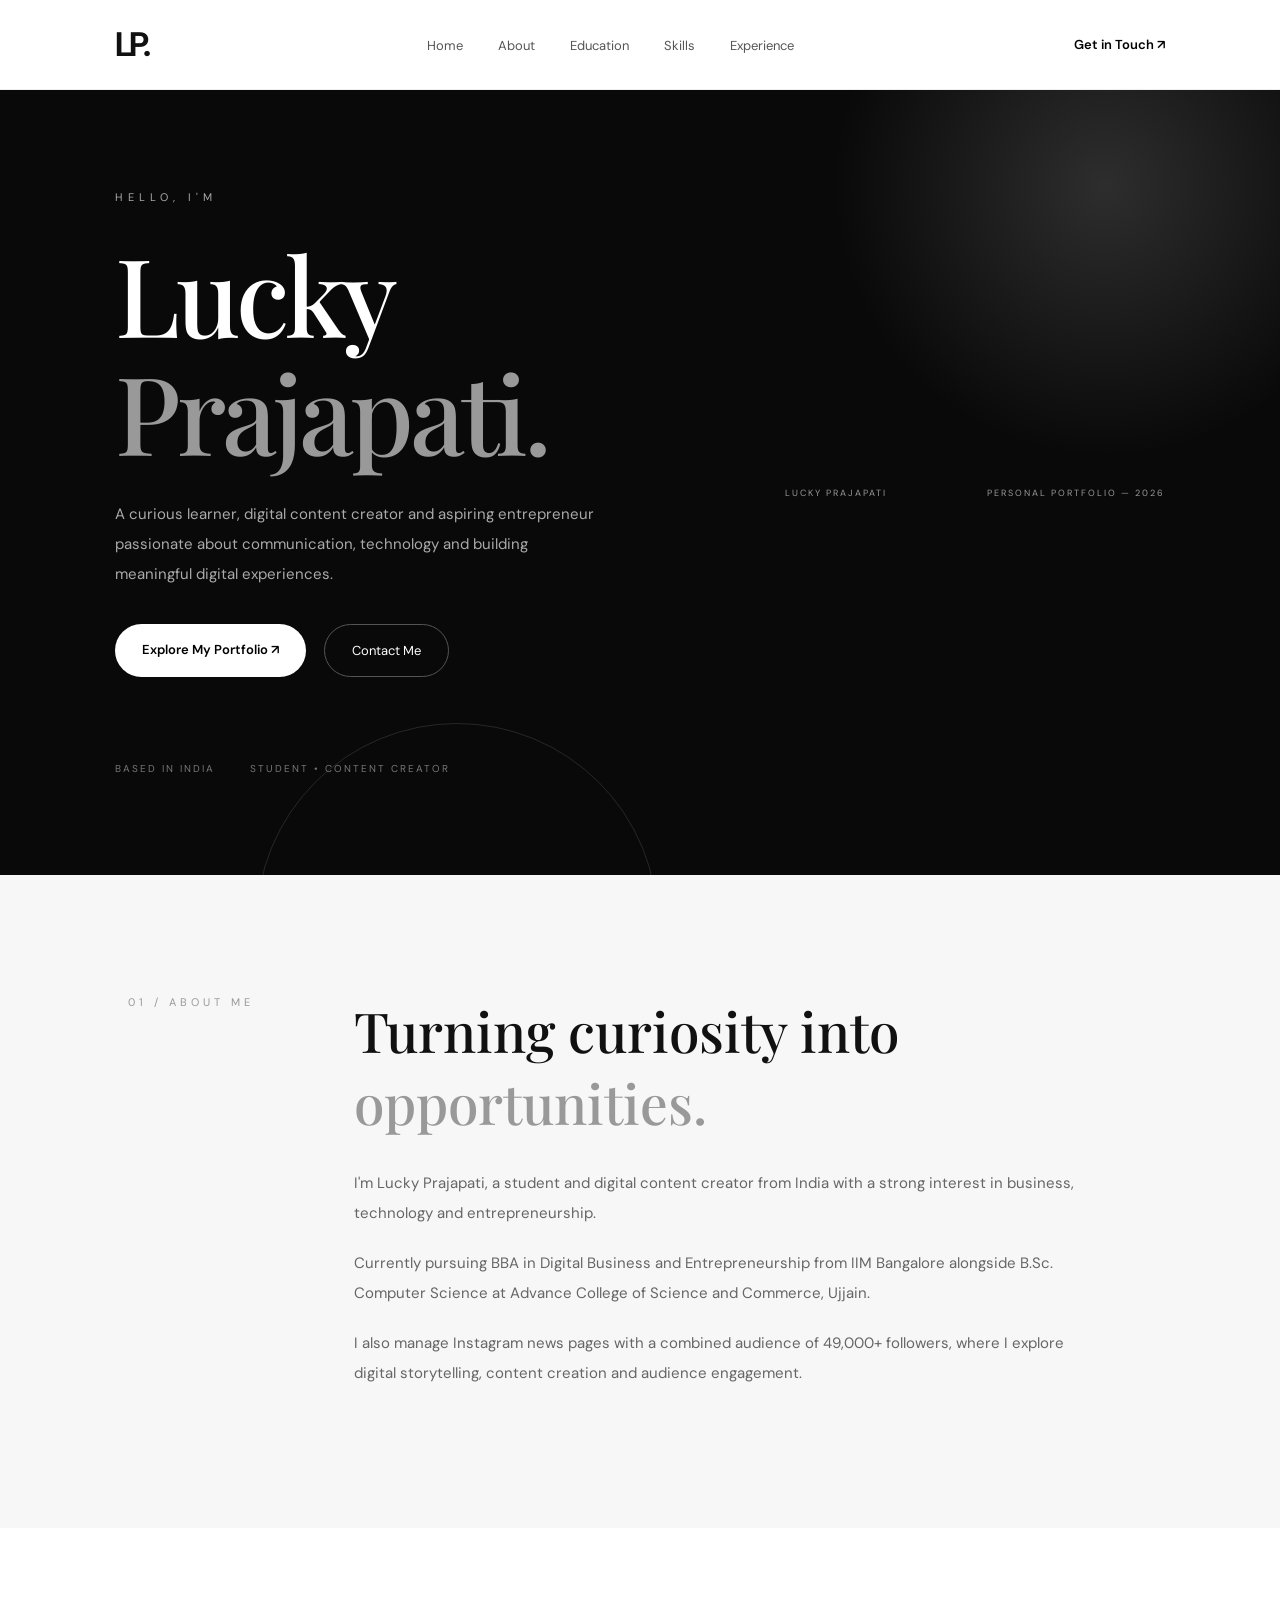
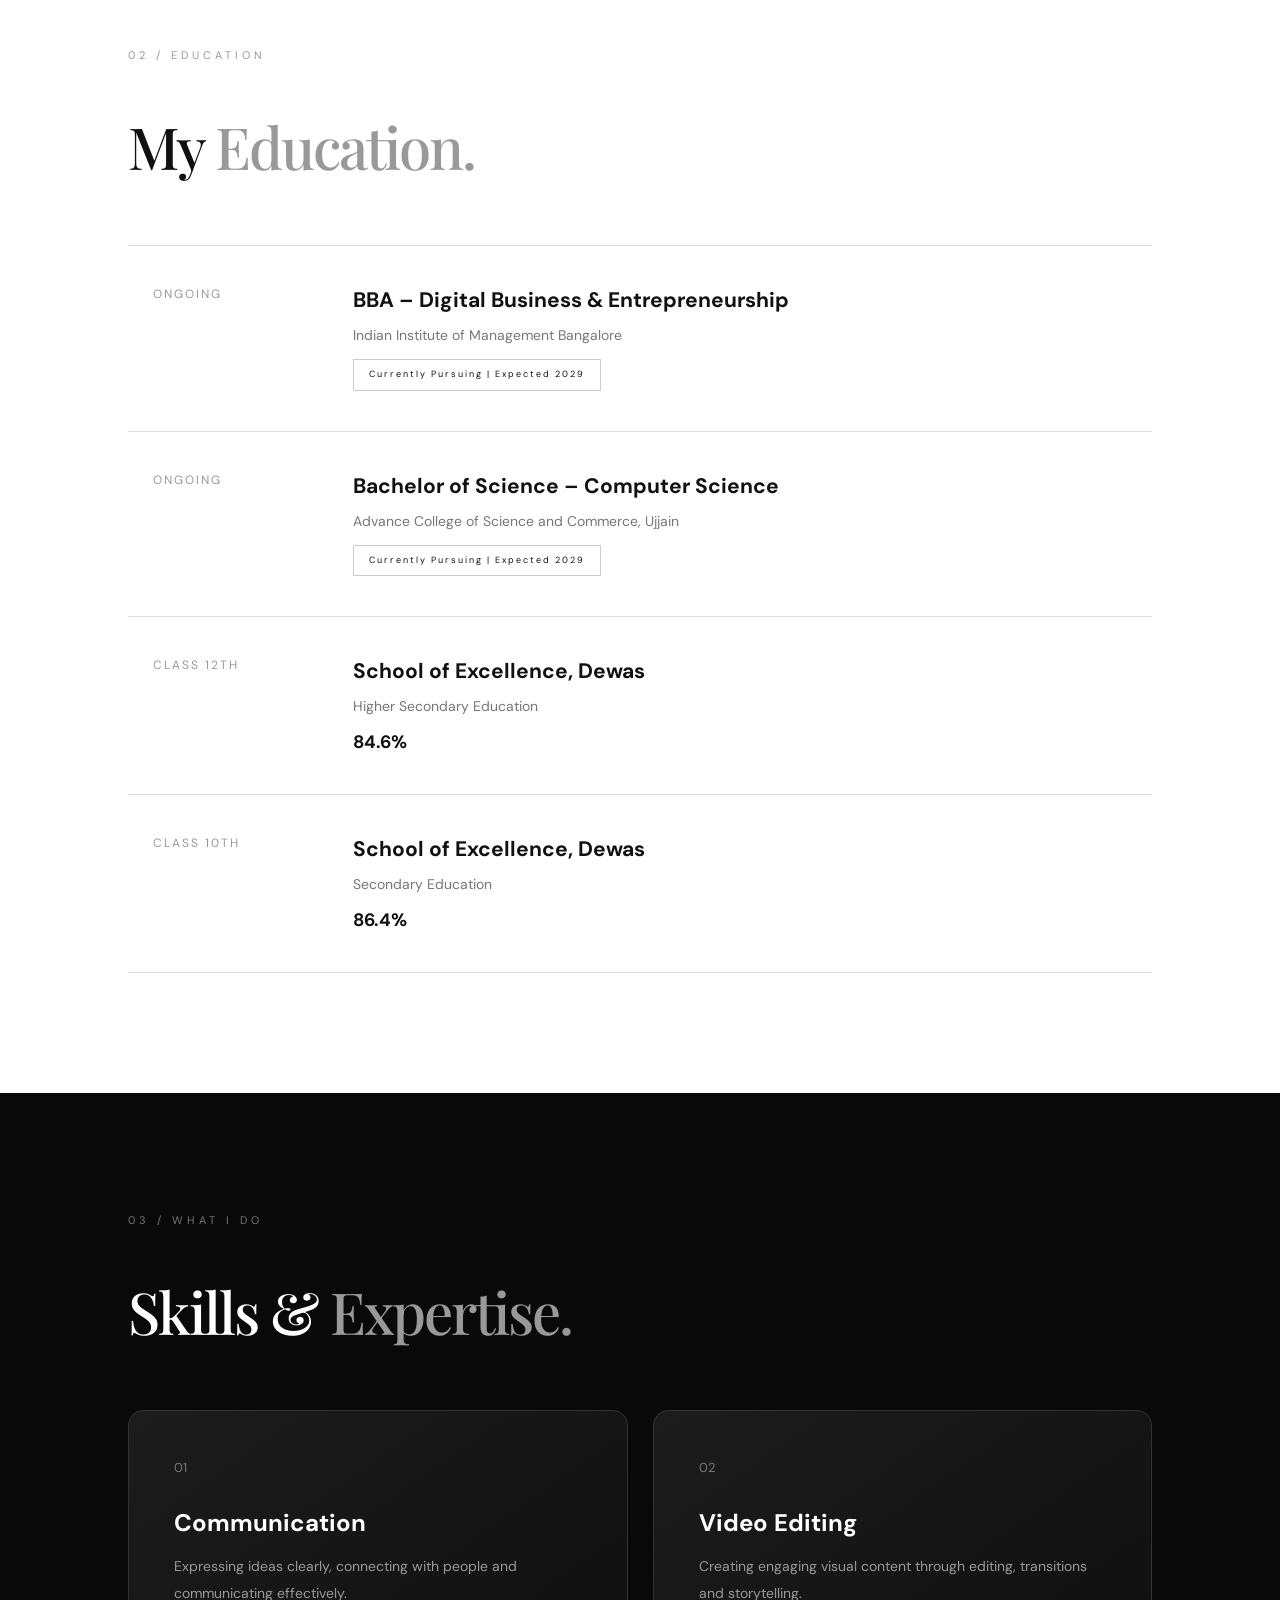
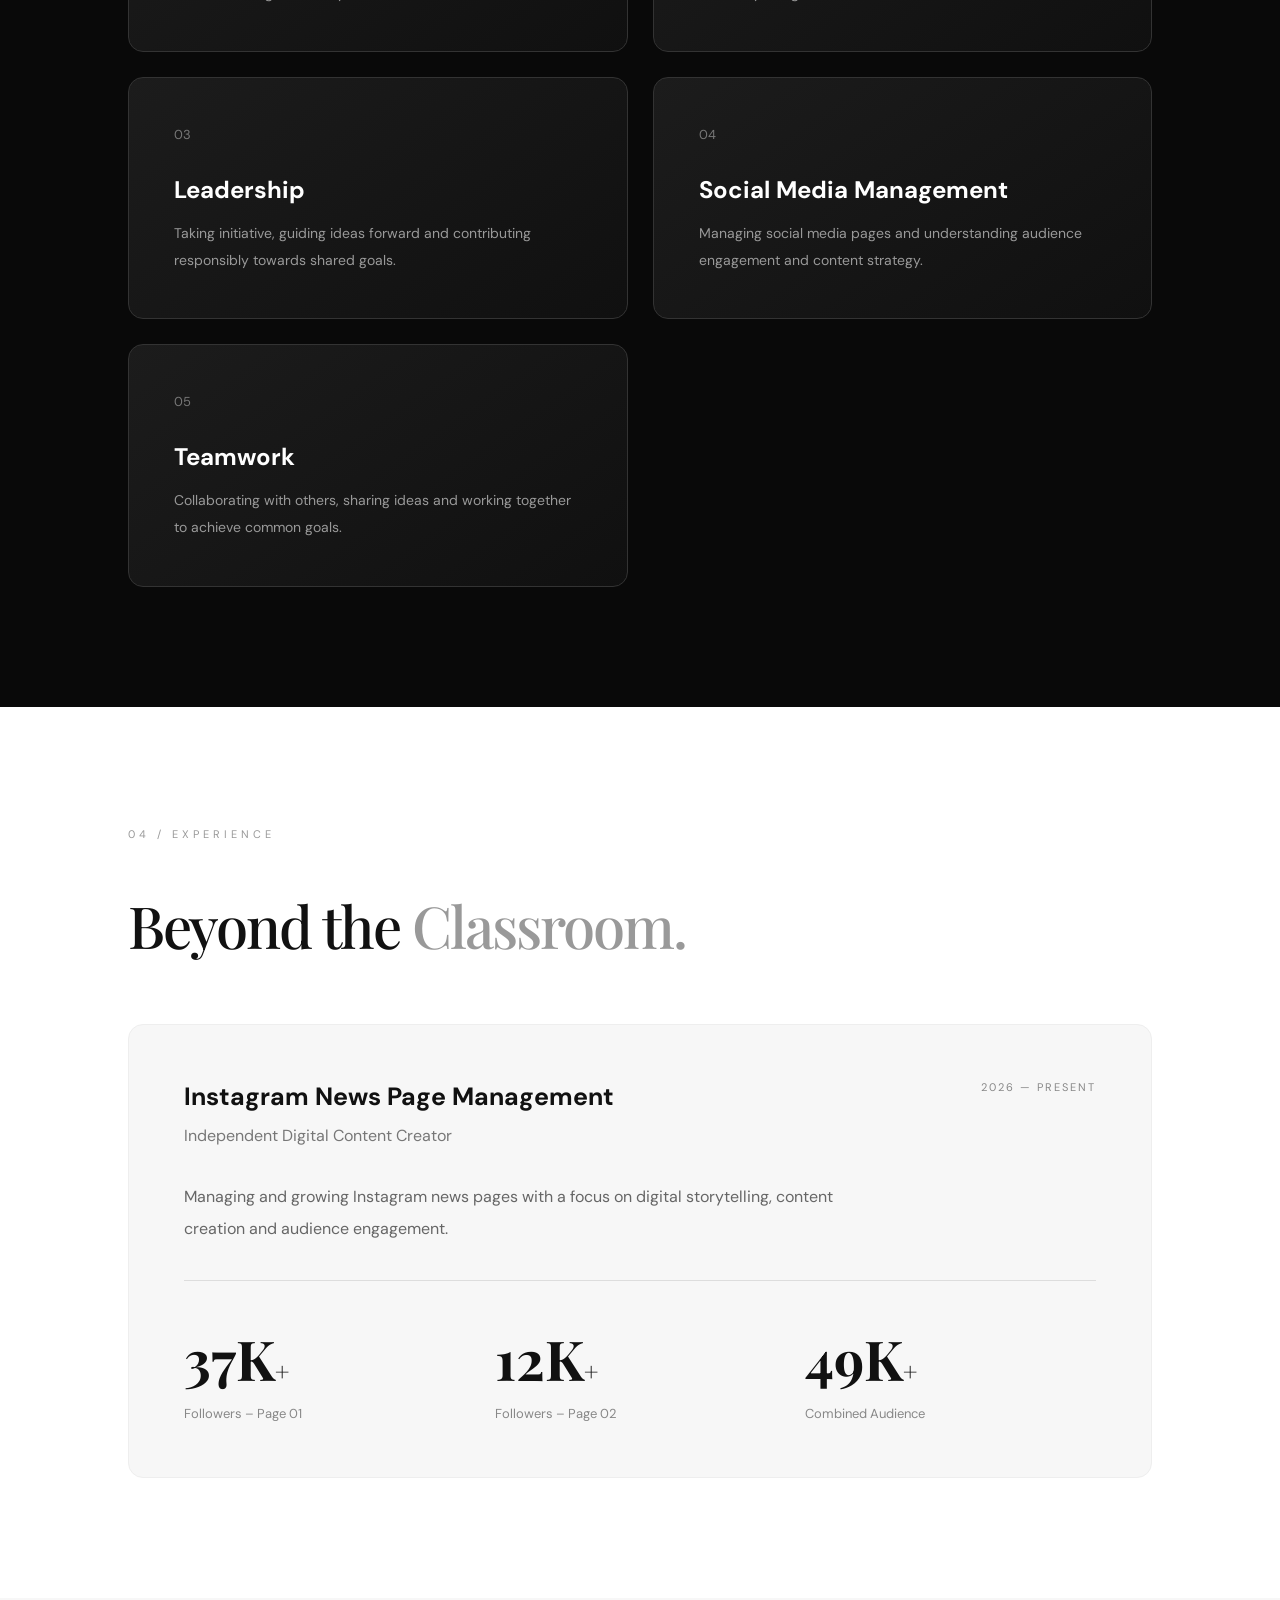
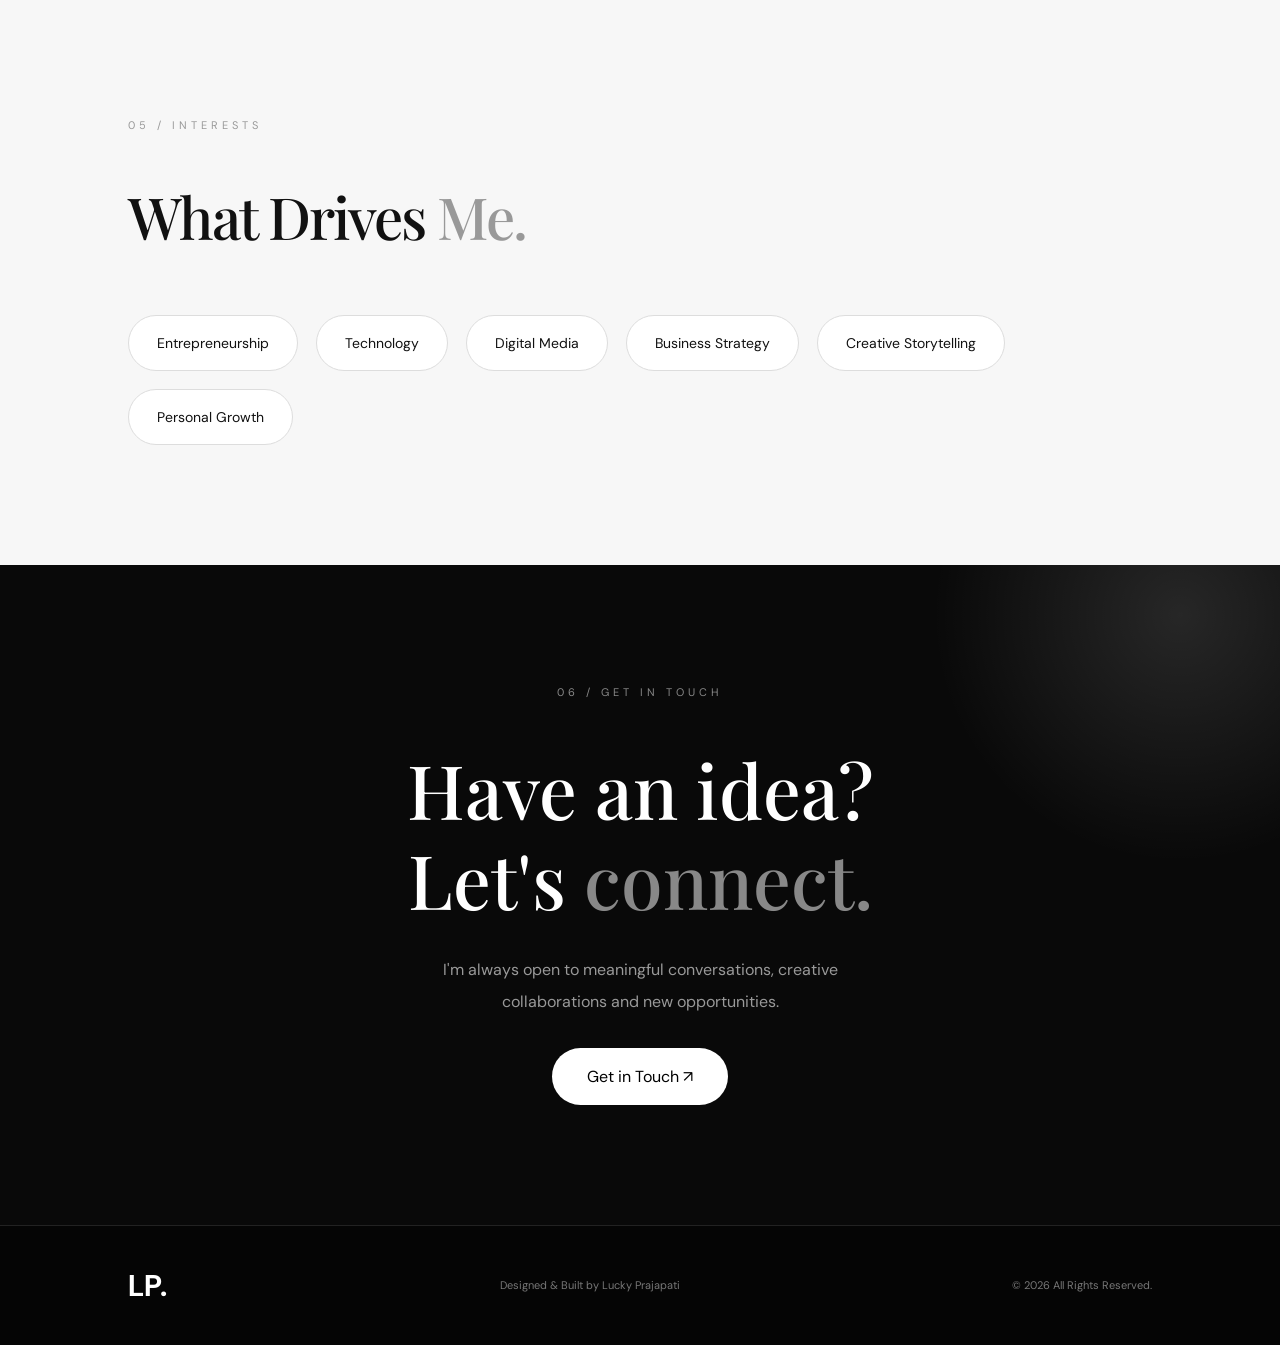
<file: index.html>
<!DOCTYPE html>
<html lang="en">

<head>
    <meta charset="UTF-8">
    <meta name="viewport" content="width=device-width, initial-scale=1.0">

    <title>Lucky Prajapati | Personal Portfolio</title>

    <link rel="stylesheet" href="style.css">

    <link rel="preconnect" href="https://fonts.googleapis.com">
    <link rel="preconnect" href="https://fonts.gstatic.com" crossorigin>

    <link href="https://fonts.googleapis.com/css2?family=DM+Sans:wght@400;500;600;700&family=Playfair+Display:wght@500;600;700&display=swap" rel="stylesheet">

</head>

<body>

    <!-- NAVBAR -->

    <header>
        <nav class="navbar">

            <a href="#home" class="logo">LP.</a>

            <ul class="nav-links">
                <li><a href="#home">Home</a></li>
                <li><a href="#about">About</a></li>
                <li><a href="#education">Education</a></li>
                <li><a href="#skills">Skills</a></li>
                <li><a href="#experience">Experience</a></li>
            </ul>

            <a href="contact.html" class="get-in-touch-link">
    Get in Touch ↗
</a>


        </nav>
    </header>


    <!-- HERO SECTION -->

    <section class="hero" id="home">

        <div class="hero-content">

            <p class="small-heading">
                HELLO, I'M
            </p>

            <h1>
                Lucky<br>
                <span>Prajapati.</span>
            </h1>

            <p class="hero-description">
                A curious learner, digital content creator and aspiring
                entrepreneur passionate about communication, technology
                and building meaningful digital experiences.
            </p>

            <div class="hero-buttons">

                <a href="#about" class="primary-btn">
                    Explore My Portfolio ↗
                </a>

                <a href="#contact" class="secondary-btn">
                    Contact Me
                </a>

            </div>

            <div class="hero-bottom">
                <span>BASED IN INDIA</span>
                <span>STUDENT • CONTENT CREATOR</span>
            </div>

        </div>


        <div class="hero-image">

            

            <div class="image-caption">
                <span>LUCKY PRAJAPATI</span>
                <span>PERSONAL PORTFOLIO — 2026</span>
            </div>

        </div>

    </section>


    <!-- ABOUT SECTION -->

    <section class="about section-padding" id="about">

        <div class="section-label">
            <span>01 / ABOUT ME</span>
        </div>

        <div class="about-content">

            <h2>
                Turning curiosity into
                <span>opportunities.</span>
            </h2>

            <p>
                I'm Lucky Prajapati, a student and digital content creator
                from India with a strong interest in business, technology
                and entrepreneurship.
            </p>

            <p>
                Currently pursuing BBA in Digital Business and
                Entrepreneurship from IIM Bangalore alongside
                B.Sc. Computer Science at Advance College of Science
                and Commerce, Ujjain.
            </p>

            <p>
                I also manage Instagram news pages with a combined
                audience of 49,000+ followers, where I explore digital
                storytelling, content creation and audience engagement.
            </p>

        </div>

    </section>


    <!-- EDUCATION SECTION -->

    <section class="education section-padding" id="education">

        <div class="section-label">
            <span>02 / EDUCATION</span>
        </div>

        <h2 class="section-title">
            My <span>Education.</span>
        </h2>

        <div class="education-container">

            <!-- BBA -->

            <div class="education-card">

                <div class="edu-year">ONGOING</div>

                <div class="edu-details">

                    <h3>BBA – Digital Business & Entrepreneurship</h3>

                    <p>Indian Institute of Management Bangalore</p>

                    <span class="edu-tag">
                        Currently Pursuing | Expected 2029
                    </span>

                </div>

            </div>


            <!-- B.SC -->

            <div class="education-card">

                <div class="edu-year">ONGOING</div>

                <div class="edu-details">

                    <h3>Bachelor of Science – Computer Science</h3>

                    <p>Advance College of Science and Commerce, Ujjain</p>

                    <span class="edu-tag">Currently Pursuing | Expected 2029</span>

                </div>

            </div>


            <!-- CLASS 12 -->

            <div class="education-card">

                <div class="edu-year">CLASS 12TH</div>

                <div class="edu-details">

                    <h3>School of Excellence, Dewas</h3>

                    <p>Higher Secondary Education</p>

                    <span class="percentage">84.6%</span>

                </div>

            </div>


            <!-- CLASS 10 -->

            <div class="education-card">

                <div class="edu-year">CLASS 10TH</div>

                <div class="edu-details">

                    <h3>School of Excellence, Dewas</h3>

                    <p>Secondary Education</p>

                    <span class="percentage">86.4%</span>

                </div>

            </div>

        </div>

    </section>


    <!-- SKILLS SECTION -->

    <section class="skills section-padding" id="skills">

        <div class="section-label">
            <span>03 / WHAT I DO</span>
        </div>

        <h2 class="section-title">
            Skills & <span>Expertise.</span>
        </h2>

        <div class="skills-grid">

            <!-- SKILL 01 -->

            <div class="skill-card">

                <span class="skill-number">01</span>

                <h3>Communication</h3>

                <p>
                    Expressing ideas clearly, connecting with people
                    and communicating effectively.
                </p>

            </div>


            <!-- SKILL 02 -->

            <div class="skill-card">

                <span class="skill-number">02</span>

                <h3>Video Editing</h3>

                <p>
                    Creating engaging visual content through
                    editing, transitions and storytelling.
                </p>

            </div>


            <!-- SKILL 03 -->

            <div class="skill-card">

                <span class="skill-number">03</span>

                <h3>Leadership</h3>

                <p>
                    Taking initiative, guiding ideas forward and
                    contributing responsibly towards shared goals.
                </p>

            </div>


            <!-- SKILL 04 -->

            <div class="skill-card">

                <span class="skill-number">04</span>

                <h3>Social Media Management</h3>

                <p>
                    Managing social media pages and understanding
                    audience engagement and content strategy.
                </p>

            </div>


            <!-- SKILL 05 -->

            <div class="skill-card">

                <span class="skill-number">05</span>

                <h3>Teamwork</h3>

                <p>
                    Collaborating with others, sharing ideas and
                    working together to achieve common goals.
                </p>

            </div>

        </div>

    </section>


    <!-- EXPERIENCE SECTION -->

    <section class="experience section-padding" id="experience">

        <div class="section-label">
            <span>04 / EXPERIENCE</span>
        </div>

        <h2 class="section-title">
            Beyond the <span>Classroom.</span>
        </h2>

        <div class="experience-box">

            <div class="experience-header">

                <div>
                    <h3>Instagram News Page Management</h3>
                    <p>Independent Digital Content Creator</p>
                </div>

                <span class="experience-date">2026 — PRESENT</span>

            </div>


            <p class="experience-description">

                Managing and growing Instagram news pages with a focus
                on digital storytelling, content creation and audience
                engagement.

            </p>


            <div class="stats-grid">

                <div class="stat">
                    <h2>37K<span>+</span></h2>
                    <p>Followers – Page 01</p>
                </div>

                <div class="stat">
                    <h2>12K<span>+</span></h2>
                    <p>Followers – Page 02</p>
                </div>

                <div class="stat">
                    <h2>49K<span>+</span></h2>
                    <p>Combined Audience</p>
                </div>

            </div>

        </div>

    </section>


    <!-- INTERESTS SECTION -->

    <section class="interests section-padding">

        <div class="section-label">
            <span>05 / INTERESTS</span>
        </div>

        <h2 class="section-title">
            What Drives <span>Me.</span>
        </h2>

        <div class="interest-list">

            <span>Entrepreneurship</span>
            <span>Technology</span>
            <span>Digital Media</span>
            <span>Business Strategy</span>
            <span>Creative Storytelling</span>
            <span>Personal Growth</span>

        </div>

    </section>


    <!-- CONTACT SECTION -->

    <section class="contact section-padding" id="contact">

        <div class="section-label">
            <span>06 / GET IN TOUCH</span>
        </div>

        <h2>
            Have an idea?<br>
            Let's <span>connect.</span>
        </h2>

        <p>
            I'm always open to meaningful conversations,
            creative collaborations and new opportunities.
        </p>

        <a href="contact.html" class="contact-btn">
    Get in Touch ↗
</a>

    </section>


    <!-- FOOTER -->

    <footer>

        <a href="#home" class="footer-logo">LP.</a>

        <p>Designed & Built by Lucky Prajapati</p>

        <p>© 2026 All Rights Reserved.</p>

    </footer>


</body>
</html>
</file>
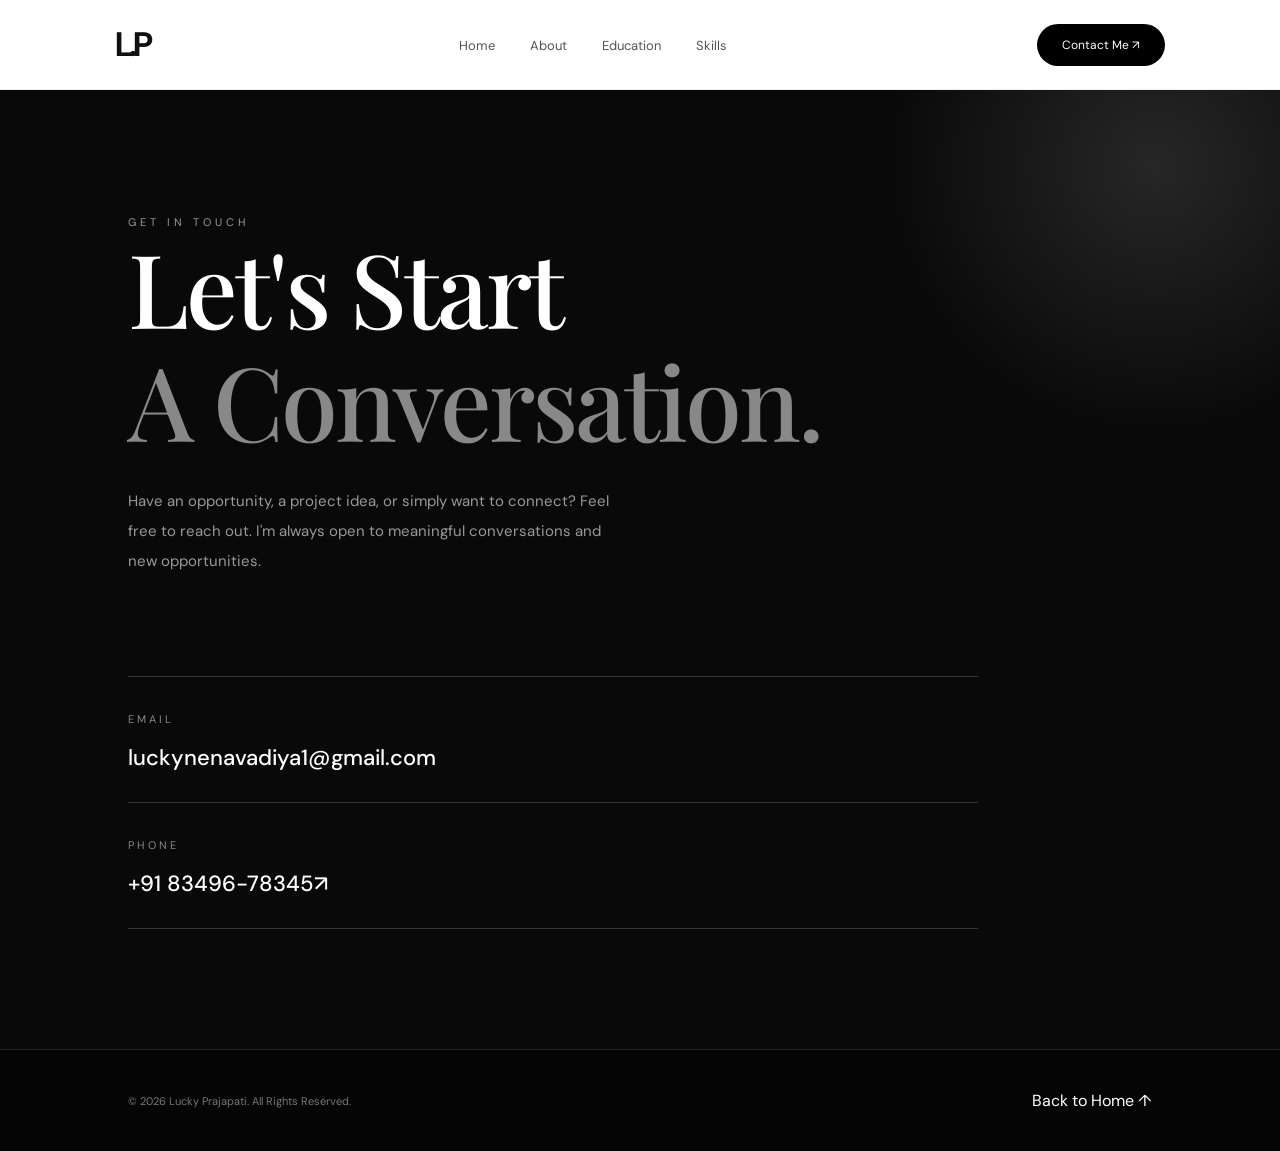
<file: contact.html>
<!DOCTYPE html>
<html lang="en">

<head>
    <meta charset="UTF-8">
    <meta name="viewport" content="width=device-width, initial-scale=1.0">

    <title>Contact Me | Lucky Prajapati</title>

    <!-- Google Fonts -->
    <link rel="preconnect" href="https://fonts.googleapis.com">
    <link rel="preconnect" href="https://fonts.gstatic.com" crossorigin>

    <link href="https://fonts.googleapis.com/css2?family=DM+Sans:wght@400;500;600;700&family=Playfair+Display:wght@400;500;600&display=swap" rel="stylesheet">

    <!-- Main CSS -->
    <link rel="stylesheet" href="style.css">
</head>

<body>

    <!-- NAVBAR -->
    <header class="navbar">

        <a href="index.html" class="logo">
            L<span>.</span>P
        </a>

        <nav>
            <ul class="nav-links">
                <li><a href="index.html">Home</a></li>
                <li><a href="index.html#about">About</a></li>
                <li><a href="index.html#education">Education</a></li>
                <li><a href="index.html#skills">Skills</a></li>
            </ul>
        </nav>

        <a href="contact.html" class="nav-btn">
            Contact Me ↗
        </a>

    </header>


    <!-- CONTACT SECTION -->
    <main class="contact-page">

        <div class="contact-page-content">

            <span class="section-label">GET IN TOUCH</span>

            <h1>
                Let's Start<br>
                <span>A Conversation.</span>
            </h1>

            <p class="contact-intro">
                Have an opportunity, a project idea, or simply want to connect?
                Feel free to reach out. I'm always open to meaningful conversations
                and new opportunities.
            </p>


            <!-- CONTACT DETAILS -->
            <div class="contact-details">


                <!-- EMAIL -->
                <div class="contact-item">

                    <span>EMAIL</span>

                    <h3>
                        <a href="mailto: luckynenavadiya1@gmail.com">
                            luckynenavadiya1@gmail.com
                        </a>
                    </h3>

                </div>


                <!-- PHONE -->
                <div class="contact-item">

                    <span>PHONE</span>

                    <h3>
                        <a href="tel:8349678345">

                            +91 83496-78345↗

                        </a>
                    </h3>

                </div>


            </div>

        </div>

    </main>


    <!-- FOOTER -->
    <footer class="footer">

        <p>
            © 2026 Lucky Prajapati. All Rights Reserved.
        </p>

        <a href="index.html">
            Back to Home ↑
        </a>

    </footer>


</body>
</html>
</file>
<file: style.css>
/* =====================================
   LUCKY PRAJAPATI - PREMIUM PORTFOLIO
===================================== */

* {
    margin: 0;
    padding: 0;
    box-sizing: border-box;
}

html {
    scroll-behavior: smooth;
}

body {
    font-family: 'DM Sans', sans-serif;
    background: #fff;
    color: #111;
    overflow-x: hidden;
}

a {
    text-decoration: none;
    color: inherit;
}

:root {
    --black: #080808;
    --white: #fff;
    --grey: #888;
}


/* NAVBAR */

header {
    position: sticky;
    top: 0;
    z-index: 1000;
    background: rgba(255,255,255,0.92);
    backdrop-filter: blur(15px);
    border-bottom: 1px solid #eee;
}

.navbar {
    padding: 22px 9%;
    display: flex;
    align-items: center;
    justify-content: space-between;
}

.logo {
    font-size: 34px;
    font-weight: 700;
    letter-spacing: -4px;
}

.nav-links {
    display: flex;
    list-style: none;
    gap: 35px;
}

.nav-links a {
    font-size: 13px;
    color: #555;
    position: relative;
    transition: .3s;
}

.nav-links a:hover {
    color: black;
}

.nav-links a::after {
    content: "";
    position: absolute;
    width: 0;
    height: 2px;
    background: black;
    bottom: -8px;
    left: 0;
    transition: .3s;
}

.nav-links a:hover::after {
    width: 100%;
}

.nav-btn {
    padding: 13px 25px;
    background: black;
    color: white;
    border-radius: 30px;
    font-size: 12px;
    transition: .3s;
}

.nav-btn:hover {
    background: #444;
    transform: translateY(-3px);
}


/* HERO SECTION */

.hero {
    min-height: 720px;
    padding: 100px 9%;
    display: flex;
    align-items: center;
    justify-content: space-between;
    gap: 70px;
    background: #090909;
    color: white;
    position: relative;
    isolation: isolate;
    overflow: hidden;
}

/* Decorative glowing circles */

.hero::before {
    content: "";
    position: absolute;
    width: 550px;
    height: 550px;
    border-radius: 50%;
    background: radial-gradient(circle,
        rgba(255,255,255,.15),
        transparent 70%);
    top: -180px;
    right: -100px;
    z-index: -1;
}

.hero::after {
    content: "";
    position: absolute;
    width: 400px;
    height: 400px;
    border: 1px solid rgba(255,255,255,.12);
    border-radius: 50%;
    bottom: -250px;
    left: 20%;
    z-index: -1;
}

.hero-content {
    flex: 1;
}

.small-heading {
    color: #aaa;
    letter-spacing: 5px;
    font-size: 11px;
    margin-bottom: 30px;
}

.hero h1 {
    font-family: 'Playfair Display', serif;
    font-size: clamp(68px, 8.5vw, 112px);
    font-weight: 500;
    line-height: 1.08;
    letter-spacing: -4px;
}

.hero h1 span {
    color: #999;
}

.hero-description {
    max-width: 490px;
    color: #aaa;
    font-size: 15px;
    line-height: 2;
    margin-top: 30px;
}

.hero-buttons {
    display: flex;
    gap: 18px;
    margin-top: 35px;
    flex-wrap: wrap;
}

.primary-btn {
    background: white;
    color: black;
    padding: 17px 27px;
    border-radius: 35px;
    font-size: 13px;
    font-weight: 600;
    transition: .3s;
}

.primary-btn:hover {
    background: #ccc;
    transform: translateY(-5px);
    box-shadow: 0 10px 30px rgba(255,255,255,.15);
}

.secondary-btn {
    border: 1px solid #555;
    color: white;
    padding: 17px 27px;
    border-radius: 35px;
    font-size: 13px;
    transition: .3s;
}

.secondary-btn:hover {
    background: white;
    color: black;
}

.hero-bottom {
    display: flex;
    gap: 35px;
    margin-top: 85px;
    font-size: 10px;
    letter-spacing: 2px;
    color: #777;
}


/* PROFILE IMAGE */

.hero-image {
    width: 38%;
    max-width: 380px;
    position: relative;
}

.image-box {
    width: 100%;
    height: 480px;
    border: 1px solid #444;
    padding: 10px;
    border-radius: 200px 200px 20px 20px;
    background: linear-gradient(145deg,#555,#111);
    box-shadow: 0 0 70px rgba(255,255,255,.12);
    overflow: hidden;
}

.image-box img {
    width: 100%;
    height: 100%;
    object-fit: cover;
    border-radius: 190px 190px 15px 15px;
    filter: grayscale(100%);
    transition: .6s;
}

.image-box:hover img {
    filter: grayscale(0%);
    transform: scale(1.04);
}

.image-caption {
    display: flex;
    justify-content: space-between;
    font-size: 9px;
    color: #999;
    margin-top: 20px;
    letter-spacing: 2px;
}


/* GENERAL SECTIONS */

.section-padding {
    padding: 120px 10%;
}

.section-label {
    color: #999;
    font-size: 11px;
    letter-spacing: 4px;
    margin-bottom: 45px;
}

.section-title {
    font-family: 'Playfair Display', serif;
    font-size: 58px;
    font-weight: 500;
    margin-bottom: 60px;
    letter-spacing: -2px;
}

.section-title span {
    color: #999;
}


/* ABOUT */

.about {
    display: flex;
    gap: 100px;
    background: #f7f7f7;
}

.about-content {
    max-width: 750px;
}

.about-content h2 {
    font-family: 'Playfair Display', serif;
    font-size: 55px;
    font-weight: 500;
    line-height: 1.3;
    margin-bottom: 30px;
}

.about-content h2 span {
    color: #999;
}

.about-content p {
    color: #666;
    font-size: 15px;
    line-height: 2;
    margin-bottom: 20px;
}


/* EDUCATION */

.education-container {
    border-top: 1px solid #ddd;
}

.education-card {
    display: grid;
    grid-template-columns: 200px 1fr;
    padding: 40px 25px;
    border-bottom: 1px solid #ddd;
    transition: .4s;
    position: relative;
}

.education-card:hover {
    background: #f7f7f7;
    padding-left: 40px;
}

.edu-year {
    color: #999;
    font-size: 12px;
    letter-spacing: 2px;
}

.edu-details h3 {
    font-size: 21px;
    margin-bottom: 12px;
}

.edu-details p {
    color: #777;
    font-size: 14px;
}

.edu-tag {
    display: inline-block;
    border: 1px solid #ccc;
    padding: 8px 15px;
    margin-top: 15px;
    font-size: 9px;
    letter-spacing: 2px;
    line-height: 1.5;
}

.percentage {
    display: inline-block;
    font-size: 18px;
    font-weight: 700;
    margin-top: 15px;
}


/* SKILLS */

.skills {
    background: #090909;
    color: white;
}

.skills .section-label {
    color: #777;
}

.skills-grid {
    display: grid;
    grid-template-columns: repeat(2,1fr);
    gap: 25px;
}

.skill-card {
    padding: 45px;
    background: linear-gradient(145deg,#1c1c1c,#101010);
    border: 1px solid #333;
    border-radius: 15px;
    transition: .4s;
    position: relative;
    overflow: hidden;
}

.skill-card:hover {
    transform: translateY(-10px);
    border-color: #aaa;
    box-shadow: 0 20px 40px rgba(255,255,255,.05);
}

.skill-number {
    color: #777;
    font-size: 13px;
}

.skill-card h3 {
    font-size: 24px;
    margin: 30px 0 15px;
}

.skill-card p {
    color: #999;
    line-height: 1.9;
    font-size: 14px;
}


/* EXPERIENCE */

.experience-box {
    padding: 55px;
    background: #f7f7f7;
    border: 1px solid #eee;
    border-radius: 15px;
}

.experience-header {
    display: flex;
    justify-content: space-between;
    gap: 20px;
}

.experience-header h3 {
    font-size: 25px;
    margin-bottom: 12px;
}

.experience-header p {
    color: #777;
}

.experience-date {
    font-size: 11px;
    color: #888;
    letter-spacing: 2px;
}

.experience-description {
    margin: 35px 0;
    color: #666;
    line-height: 2;
    max-width: 700px;
}

.stats-grid {
    display: grid;
    grid-template-columns: repeat(3,1fr);
    border-top: 1px solid #ddd;
    padding-top: 40px;
    gap: 20px;
}

.stat h2 {
    font-family: 'Playfair Display',serif;
    font-size: 55px;
}

.stat h2 span {
    font-size: 25px;
}

.stat p {
    color: #888;
    font-size: 13px;
    margin-top: 10px;
}


/* INTERESTS */

.interests {
    background: #f7f7f7;
}

.interest-list {
    display: flex;
    flex-wrap: wrap;
    gap: 18px;
}

.interest-list span {
    padding: 18px 28px;
    background: white;
    border: 1px solid #ddd;
    border-radius: 50px;
    font-size: 14px;
    transition: .3s;
}

.interest-list span:hover {
    background: black;
    color: white;
    transform: translateY(-5px);
}


/* CONTACT */

.contact {
    text-align: center;
    background: #090909;
    color: white;
    position: relative;
    overflow: hidden;
    isolation: isolate;
}

.contact::before {
    content: "";
    position: absolute;
    width: 500px;
    height: 500px;
    border-radius: 50%;
    background: radial-gradient(circle,rgba(255,255,255,.12),transparent 70%);
    top: -200px;
    right: -150px;
    z-index: -1;
}

.contact .section-label {
    color: #888;
}

.contact h2 {
    font-family: 'Playfair Display',serif;
    font-size: 75px;
    font-weight: 500;
    line-height: 1.2;
}

.contact h2 span {
    color: #888;
}

.contact p {
    color: #999;
    max-width: 500px;
    margin: 30px auto;
    line-height: 2;
}

.contact-btn {
    display: inline-block;
    padding: 18px 35px;
    background: white;
    color: black;
    border-radius: 40px;
    transition: .3s;
}

.contact-btn:hover {
    transform: translateY(-5px);
    background: #ccc;
}


/* FOOTER */

footer {
    padding: 40px 10%;
    background: #050505;
    color: white;
    display: flex;
    justify-content: space-between;
    align-items: center;
    border-top: 1px solid #222;
}

.footer-logo {
    font-size: 30px;
    font-weight: bold;
}

footer p {
    color: #777;
    font-size: 11px;
}


/* ANIMATIONS */

.hero-content {
    animation: fadeUp 1s ease both;
}

.hero-image {
    animation: fadeUp 1.3s ease both;
}

@keyframes fadeUp {
    from {
        opacity: 0;
        transform: translateY(35px);
    }

    to {
        opacity: 1;
        transform: translateY(0);
    }
}


/* MOBILE RESPONSIVE */

@media(max-width:900px) {

    .hero {
        padding: 80px 6%;
    }

    .section-padding {
        padding: 85px 7%;
    }

    .navbar {
        padding: 20px 6%;
    }

    .nav-links {
        gap: 15px;
    }

}

@media(max-width:650px) {

    .navbar {
        flex-wrap: wrap;
        gap: 20px;
    }

    .nav-links {
        order: 3;
        width: 100%;
        overflow-x: auto;
    }

    .hero {
        flex-direction: column;
        align-items: flex-start;
    }

    .hero h1 {
        font-size: clamp(54px, 13vw, 76px);
        letter-spacing: -2px;
    }

    .hero-image {
        width: 100%;
        max-width: 100%;
    }

    .image-box {
        height: 430px;
    }

    .hero-bottom {
        flex-wrap: wrap;
    }

    .about {
        flex-direction: column;
        gap: 10px;
    }

    .about-content h2 {
        font-size: 38px;
    }

    .section-title {
        font-size: 40px;
    }

    .skills-grid {
        grid-template-columns: 1fr;
    }

    .education-card {
        grid-template-columns: 1fr;
        gap: 15px;
    }

    .experience-box {
        padding: 25px;
    }

    .experience-header {
        flex-direction: column;
    }

    .stats-grid {
        grid-template-columns: 1fr;
        gap: 30px;
    }

    .contact h2 {
        font-size: 48px;
    }

    footer {
        flex-direction: column;
        gap: 20px;
        text-align: center;
    }

}


/* ACCESSIBILITY */

@media (prefers-reduced-motion: reduce) {

    *,
    *::before,
    *::after {
        animation: none !important;
        transition: none !important;
    }

}

/* =====================================
   CONTACT PAGE
===================================== */

.contact-page {
    min-height: 85vh;
    padding: 120px 10%;
    background: #090909;
    color: white;
    position: relative;
    overflow: hidden;
    isolation: isolate;
}

.contact-page::before {
    content: "";
    position: absolute;
    width: 550px;
    height: 550px;
    background: radial-gradient(
        circle,
        rgba(255,255,255,.12),
        transparent 70%
    );
    top: -200px;
    right: -150px;
    z-index: -1;
}

.contact-page-content {
    max-width: 850px;
}

.contact-page h1 {
    font-family: 'Playfair Display', serif;
    font-size: clamp(60px, 8vw, 105px);
    font-weight: 500;
    line-height: 1.1;
    letter-spacing: -3px;
}

.contact-page h1 span {
    color: #888;
}

.contact-intro {
    max-width: 500px;
    color: #999;
    font-size: 15px;
    line-height: 2;
    margin-top: 30px;
}

.contact-details {
    margin-top: 100px;
    border-top: 1px solid #333;
}

.contact-item {
    padding: 30px 0;
    border-bottom: 1px solid #333;
}

.contact-item span {
    color: #888;
    font-size: 11px;
    letter-spacing: 3px;
}

.contact-item h3 {
    font-size: 22px;
    font-weight: 500;
    margin-top: 15px;
}

.contact-item a {
    transition: .3s;
}

.contact-item a:hover {
    color: #999;
}

@media(max-width:650px) {

    .contact-page {
        padding: 90px 7%;
    }

    .contact-page h1 {
        font-size: 55px;
    }

    .contact-details {
        margin-top: 70px;
    }

    .contact-item h3 {
        font-size: 17px;
        overflow-wrap: anywhere;
    }

}

.get-in-touch-link {
    display: inline-block;
    color: #000;
    text-decoration: none;
    font-size: 13px;
    font-weight: 600;
    transition: 0.3s ease;
}

.get-in-touch-link:hover {
    color: #888;
    transform: translateY(-3px);
}
</file>
